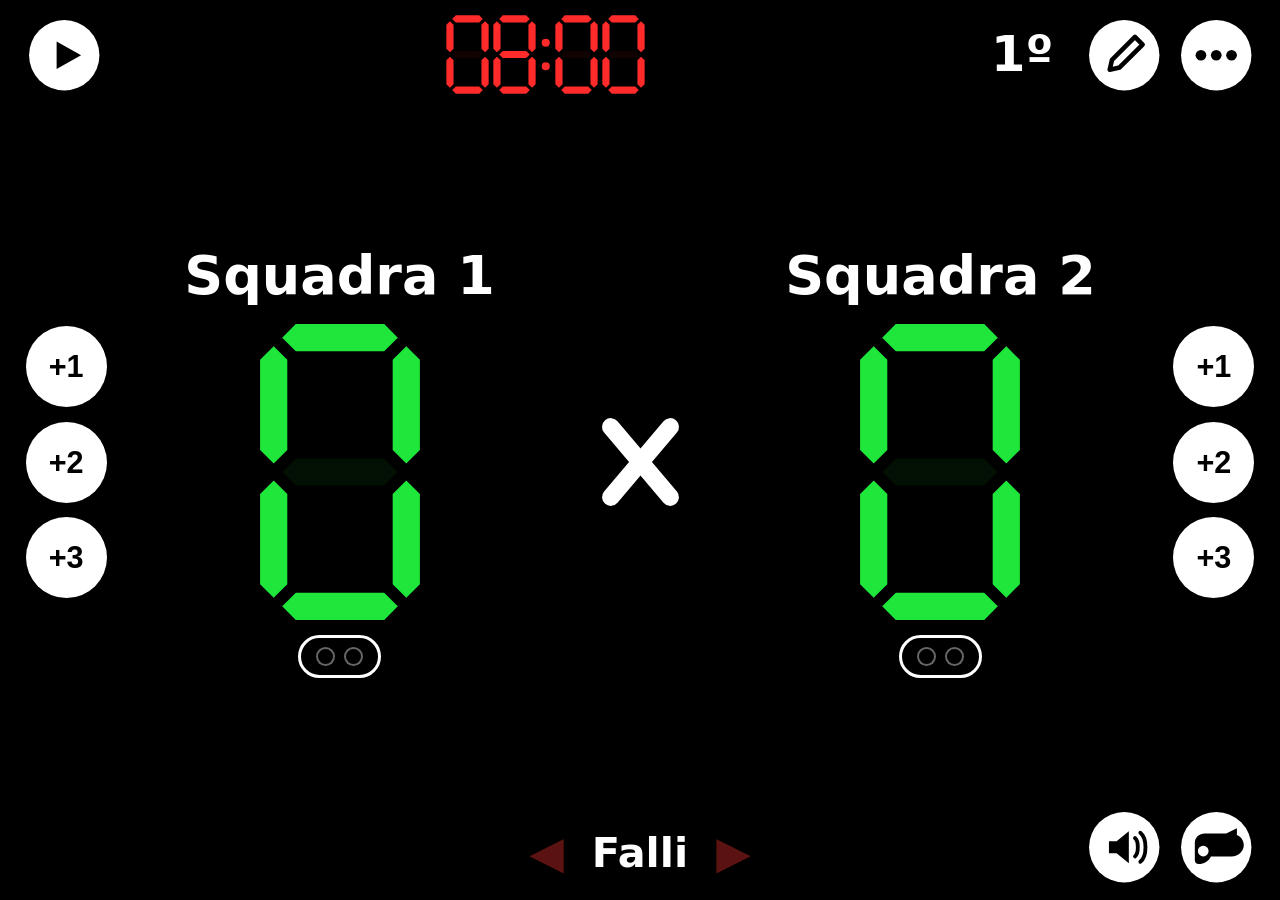
<file: index.html>
<!DOCTYPE html>
<html lang="it">
<head>
  <meta charset="UTF-8" />
  <meta name="viewport" content="width=device-width, initial-scale=1.0, maximum-scale=1.0, user-scalable=no, viewport-fit=cover" />
  <title>Tabellone Baskin</title>

  <meta name="theme-color" content="#000000" />
  <meta name="description" content="Tabellone segnapunti per il Baskin: tempo, punti, timeout e bonus. Funziona offline." />

  <!-- PWA -->
  <link rel="manifest" href="manifest.webmanifest" />
  <link rel="icon" href="icons/icon-192.png" />
  <link rel="apple-touch-icon" href="icons/icon-192.png" />
  <meta name="apple-mobile-web-app-capable" content="yes" />
  <meta name="apple-mobile-web-app-status-bar-style" content="black-translucent" />
  <meta name="mobile-web-app-capable" content="yes" />

  <link rel="stylesheet" href="css/styles.css" />
</head>

<body class="mode-game" data-running="false" data-muted="false">

  <main class="board" id="board">

    <!-- ============ BARRA SUPERIORE ============ -->
    <header class="topbar">

      <button class="icon-btn solid" id="btnPlay" type="button" aria-label="Avvia o ferma il tempo">
        <svg viewBox="0 0 100 100" aria-hidden="true">
          <circle cx="50" cy="50" r="46" fill="#fff"/>
          <polygon class="ico-play" points="40,32 72,50 40,68" fill="#000"/>
          <g class="ico-pause" fill="#000"><rect x="38" y="33" width="9" height="34" rx="2"/><rect x="53" y="33" width="9" height="34" rx="2"/></g>
        </svg>
      </button>

      <div class="timer editable" id="timer" role="button" tabindex="0" aria-label="Tempo di gioco"></div>

      <div class="period editable" id="period" role="button" tabindex="0" aria-label="Periodo">1&ordm;</div>

      <!-- pulsanti modalità gioco -->
      <button class="icon-btn ghost only-game" id="btnEdit" type="button" aria-label="Apri impostazioni e correzioni">
        <svg viewBox="0 0 100 100" aria-hidden="true">
          <circle cx="50" cy="50" r="46" fill="#fff"/>
          <path d="M64 26l10 10-30 30-13 3 3-13 30-30Z" fill="none" stroke="#000" stroke-width="6" stroke-linejoin="round"/>
        </svg>
      </button>
      <button class="icon-btn ghost only-game" id="btnMore" type="button" aria-label="Altre opzioni">
        <svg viewBox="0 0 100 100" aria-hidden="true">
          <circle cx="50" cy="50" r="46" fill="#fff"/>
          <g fill="#000"><circle cx="30" cy="50" r="7"/><circle cx="50" cy="50" r="7"/><circle cx="70" cy="50" r="7"/></g>
        </svg>
      </button>

      <!-- pulsante modalità impostazioni -->
      <button class="icon-btn solid only-edit" id="btnConfirm" type="button" aria-label="Conferma ed esci dalle impostazioni">
        <svg viewBox="0 0 100 100" aria-hidden="true">
          <circle cx="50" cy="50" r="46" fill="#fff"/>
          <path d="M30 52l13 14 27-32" fill="none" stroke="#000" stroke-width="8" stroke-linecap="round" stroke-linejoin="round"/>
        </svg>
      </button>
    </header>

    <!-- ============ AREA PUNTEGGI ============ -->
    <section class="scores">

      <div class="side-buttons" id="ptsLeft" data-team="1">
        <button class="pts-btn only-game" type="button" data-pts="1">+1</button>
        <button class="pts-btn only-game" type="button" data-pts="2">+2</button>
        <button class="pts-btn only-game" type="button" data-pts="3">+3</button>
        <button class="pts-btn minus only-edit" type="button" data-pts="-1">&minus;1</button>
        <button class="pts-btn minus only-edit" type="button" data-pts="-2">&minus;2</button>
        <button class="pts-btn minus only-edit" type="button" data-pts="-3">&minus;3</button>
      </div>

      <div class="team" data-team="1">
        <div class="team-name editable" id="name1" role="button" tabindex="0">Squadra 1</div>
        <div class="score" id="score1" data-team="1"></div>
        <div class="timeouts" id="timeouts1" data-team="1" aria-label="Timeout Squadra 1"></div>
      </div>

      <div class="vs" aria-hidden="true">
        <svg viewBox="0 0 100 120"><g stroke="#fff" stroke-width="13" stroke-linecap="round"><line x1="28" y1="34" x2="72" y2="86"/><line x1="72" y1="34" x2="28" y2="86"/></g></svg>
      </div>

      <div class="team" data-team="2">
        <div class="team-name editable" id="name2" role="button" tabindex="0">Squadra 2</div>
        <div class="score" id="score2" data-team="2"></div>
        <div class="timeouts" id="timeouts2" data-team="2" aria-label="Timeout Squadra 2"></div>
      </div>

      <div class="side-buttons" id="ptsRight" data-team="2">
        <button class="pts-btn only-game" type="button" data-pts="1">+1</button>
        <button class="pts-btn only-game" type="button" data-pts="2">+2</button>
        <button class="pts-btn only-game" type="button" data-pts="3">+3</button>
        <button class="pts-btn minus only-edit" type="button" data-pts="-1">&minus;1</button>
        <button class="pts-btn minus only-edit" type="button" data-pts="-2">&minus;2</button>
        <button class="pts-btn minus only-edit" type="button" data-pts="-3">&minus;3</button>
      </div>

    </section>

    <!-- ============ FALLI / BONUS ============ -->
    <footer class="fouls">
      <div class="fouls-head">
        <span class="bonus-arrow left" id="bonusLeft" aria-hidden="true">&#9664;</span>
        <span class="fouls-label">Falli</span>
        <span class="bonus-arrow right" id="bonusRight" aria-hidden="true">&#9654;</span>
      </div>
      <div class="fouls-body">
        <button class="foul-btn only-game" type="button" data-team="0" data-delta="1" aria-label="Aggiungi fallo Squadra 1">+</button>
        <button class="foul-btn only-edit" type="button" data-team="0" data-delta="-1" aria-label="Togli fallo Squadra 1">&minus;</button>
        <div class="foul-num" id="foul1" data-team="1"></div>
        <div class="foul-x" aria-hidden="true">
          <svg viewBox="0 0 100 120"><g stroke="#fff" stroke-width="11" stroke-linecap="round"><line x1="30" y1="38" x2="70" y2="82"/><line x1="70" y1="38" x2="30" y2="82"/></g></svg>
        </div>
        <div class="foul-num" id="foul2" data-team="2"></div>
        <button class="foul-btn only-game" type="button" data-team="1" data-delta="1" aria-label="Aggiungi fallo Squadra 2">+</button>
        <button class="foul-btn only-edit" type="button" data-team="1" data-delta="-1" aria-label="Togli fallo Squadra 2">&minus;</button>
      </div>
    </footer>

    <!-- ============ AZIONI ANGOLO ============ -->
    <div class="corner-actions">
      <button class="icon-btn solid" id="btnHorn" type="button" aria-label="Suona la sirena">
        <svg viewBox="0 0 100 100" aria-hidden="true">
          <circle cx="50" cy="50" r="46" fill="#fff"/>
          <g fill="#000">
            <path d="M30 42v16h10l16 13V29L40 42H30Z"/>
            <path d="M64 38c5 4 5 20 0 24" fill="none" stroke="#000" stroke-width="5" stroke-linecap="round"/>
            <path d="M71 31c9 7 9 31 0 38" fill="none" stroke="#000" stroke-width="5" stroke-linecap="round"/>
          </g>
        </svg>
      </button>
      <button class="icon-btn solid" id="btnWhistle" type="button" aria-label="Suona il fischietto">
        <svg viewBox="0 0 100 100" aria-hidden="true">
          <circle cx="50" cy="50" r="46" fill="#fff"/>
          <g fill="#000">
            <path d="M22 44c0-7 6-12 13-12h28l14-7v9c5 2 9 7 9 13 0 8-7 15-16 15H43c-3 6-9 10-16 10-3 0-5-2-5-5V44Z"/>
            <circle cx="33" cy="55" r="7" fill="#fff"/>
          </g>
        </svg>
      </button>
    </div>

  </main>

  <!-- ============ MENU "..." / INFORMAZIONI ============ -->
  <div class="sheet-backdrop" id="moreBackdrop" hidden>
    <div class="sheet" role="dialog" aria-label="Informazioni">
      <h2>Informazioni</h2>
      <div class="about">
        <p class="about-title">Tabellone Baskin</p>
        <p class="about-meta">Versione <span id="aboutVersion">1.7.0</span> — Daniele Lolli (UncleDan)</p>
      </div>
      <button class="sheet-item" id="actCheckUpdate" type="button">Verifica aggiornamenti</button>
      <button class="sheet-item" id="actFouls" type="button">Conteggio falli: <span id="foulState">off</span></button>
      <button class="sheet-item" id="actMute" type="button">Audio: <span id="muteState">on</span></button>
      <button class="sheet-item" id="actWake" type="button">Schermo sempre acceso: <span id="wakeState">off</span></button>
      <button class="sheet-item" id="actSettings" type="button">Impostazioni partita</button>
      <button class="sheet-item" id="actNewGame" type="button">Nuova partita</button>
      <button class="sheet-item" id="actInstall" type="button" hidden>Installa app</button>
      <button class="sheet-close" id="moreClose" type="button">Chiudi</button>
    </div>
  </div>

  <!-- ============ IMPOSTAZIONI PARTITA ============ -->
  <div class="sheet-backdrop" id="settingsBackdrop" hidden>
    <div class="sheet" role="dialog" aria-label="Impostazioni partita">
      <h2>Impostazioni partita</h2>

      <label class="field">
        <span>Durata periodo (minuti)</span>
        <input type="number" id="cfgMinutes" min="1" max="60" inputmode="numeric" />
      </label>
      <label class="field">
        <span>Numero di periodi</span>
        <input type="number" id="cfgPeriods" min="1" max="12" inputmode="numeric" />
      </label>
      <label class="field">
        <span>Durata supplementari (minuti)</span>
        <input type="number" id="cfgOvertime" min="1" max="30" inputmode="numeric" />
      </label>
      <label class="field">
        <span>Timeout per tempo (1°/2°)</span>
        <input type="number" id="cfgTimeoutsHalf" min="0" max="9" inputmode="numeric" />
      </label>
      <label class="field">
        <span>Timeout per supplementare</span>
        <input type="number" id="cfgTimeoutsOt" min="0" max="9" inputmode="numeric" />
      </label>
      <label class="field">
        <span>Limite falli per il bonus</span>
        <input type="number" id="cfgBonus" min="1" max="20" inputmode="numeric" />
      </label>
      <label class="field switch">
        <span>Bonus automatico negli ultimi 2′ (4° e suppl.)</span>
        <input type="checkbox" id="cfgAutoBonus" />
      </label>
      <label class="field switch">
        <span>Azzera i falli ad ogni periodo</span>
        <input type="checkbox" id="cfgResetFouls" />
      </label>
      <label class="field switch">
        <span>Sirena automatica a fine tempo</span>
        <input type="checkbox" id="cfgAutoHorn" />
      </label>

      <div class="sheet-row">
        <button class="sheet-item" id="settingsSave" type="button">Salva</button>
        <button class="sheet-close" id="settingsClose" type="button">Annulla</button>
      </div>
    </div>
  </div>

  <!-- ============ EDITOR TEMPO (rotori) ============ -->
  <div class="sheet-backdrop" id="timeBackdrop" hidden>
    <div class="sheet" role="dialog" aria-label="Imposta il tempo">
      <h2>Imposta il tempo</h2>
      <div class="rotors">
        <div class="rotor-wrap"><div class="rotor" id="rotorMin"></div><small>min</small></div>
        <span class="time-colon">:</span>
        <div class="rotor-wrap"><div class="rotor" id="rotorSec"></div><small>sec</small></div>
        <span class="time-colon">.</span>
        <div class="rotor-wrap"><div class="rotor" id="rotorTenth"></div><small>dec</small></div>
      </div>
      <div class="sheet-row">
        <button class="sheet-item" id="timeApply" type="button">Applica</button>
        <button class="sheet-item secondary" id="timeFull" type="button">Tempo pieno</button>
        <button class="sheet-close" id="timeClose" type="button">Annulla</button>
      </div>
    </div>
  </div>

  <!-- ============ EDITOR PERIODO (rotore) ============ -->
  <div class="sheet-backdrop" id="periodBackdrop" hidden>
    <div class="sheet" role="dialog" aria-label="Imposta il periodo">
      <h2>Imposta il periodo</h2>
      <div class="rotors">
        <div class="rotor-wrap"><div class="rotor wide" id="rotorPeriod"></div><small>periodo</small></div>
      </div>
      <div class="sheet-row">
        <button class="sheet-item" id="periodApply" type="button">Applica</button>
        <button class="sheet-close" id="periodClose" type="button">Annulla</button>
      </div>
    </div>
  </div>

  <!-- ============ TOAST ============ -->
  <div class="toast" id="toast" hidden></div>

  <script src="js/app.js"></script>
</body>
</html>
</file>
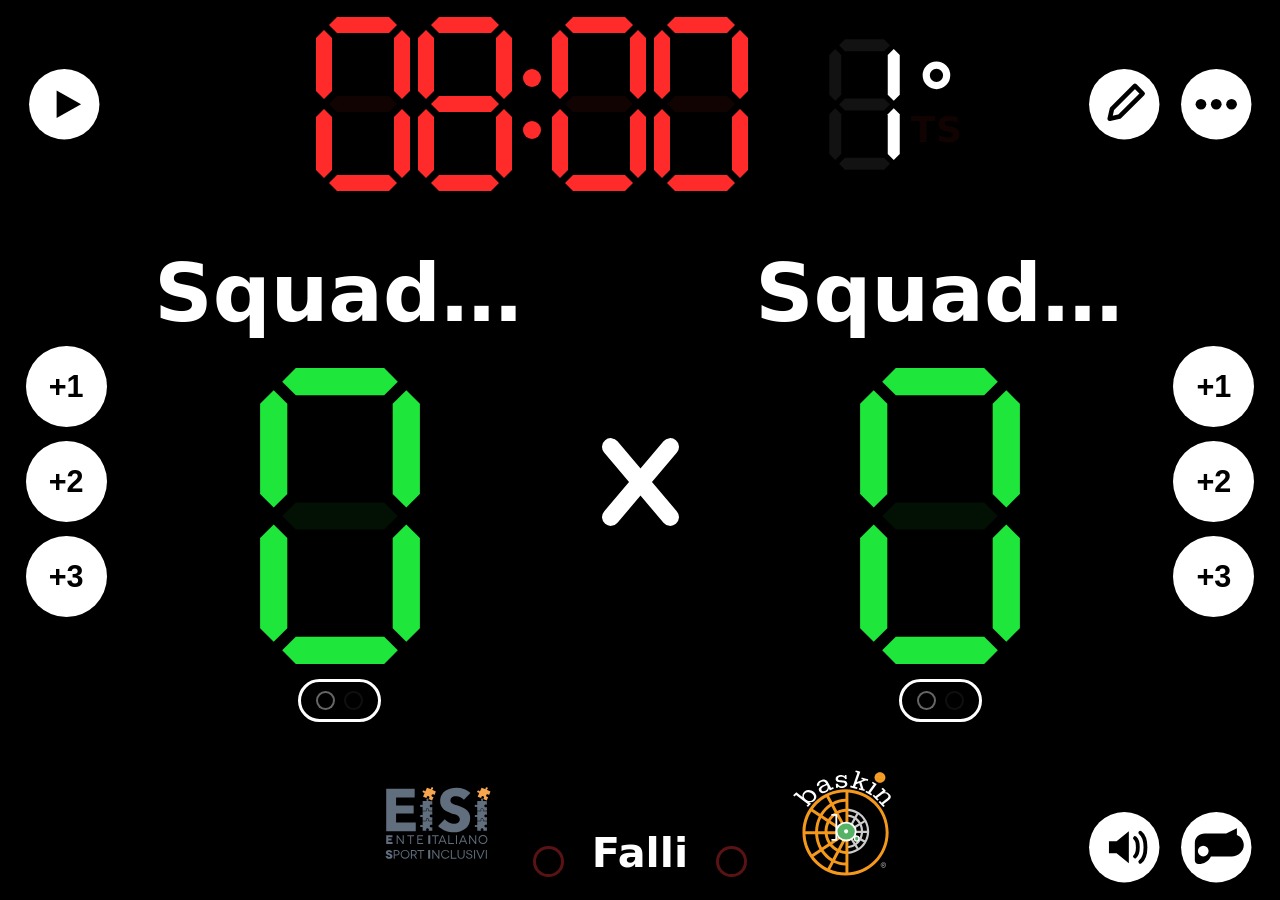
<file: pwa/index.html>
<!DOCTYPE html>
<html lang="it">
<head>
  <meta charset="UTF-8" />
  <meta name="viewport" content="width=device-width, initial-scale=1.0, maximum-scale=1.0, user-scalable=no, viewport-fit=cover" />
  <title>Tabellone Baskin EISI</title>

  <meta name="theme-color" content="#000000" />
  <meta name="description" content="Tabellone segnapunti per il Baskin: tempo, punti, timeout e bonus. Funziona offline." />

  <!-- PWA -->
  <link rel="manifest" href="manifest.webmanifest" />
  <link rel="icon" href="icons/icon-192.png" />
  <link rel="apple-touch-icon" href="icons/icon-192.png" />
  <meta name="apple-mobile-web-app-capable" content="yes" />
  <meta name="apple-mobile-web-app-status-bar-style" content="black-translucent" />
  <meta name="apple-mobile-web-app-title" content="Tabellone Baskin EISI" />
  <meta name="mobile-web-app-capable" content="yes" />
  <meta name="application-name" content="Tabellone Baskin EISI" />

  <link rel="stylesheet" href="css/styles.css" />
</head>

<body class="mode-game" data-running="false" data-muted="false">

  <main class="board" id="board">

    <!-- ============ BARRA SUPERIORE ============ -->
    <header class="topbar">

      <div class="clock-controls">
        <button class="icon-btn solid" id="btnPlay" type="button" aria-label="Avvia o ferma il tempo">
          <svg viewBox="0 0 100 100" aria-hidden="true">
            <circle cx="50" cy="50" r="46" fill="#fff"/>
            <polygon class="ico-play" points="40,32 72,50 40,68" fill="#000"/>
            <g class="ico-pause" fill="#000"><rect x="38" y="33" width="9" height="34" rx="2"/><rect x="53" y="33" width="9" height="34" rx="2"/></g>
          </svg>
        </button>
        <button class="icon-btn solid" id="btnNext" type="button" aria-label="Periodo successivo">
          <svg viewBox="0 0 100 100" aria-hidden="true">
            <circle cx="50" cy="50" r="46" fill="#fff"/>
            <g fill="#000"><polygon points="33,31 61,50 33,69"/><rect x="63" y="31" width="9" height="38" rx="2"/></g>
          </svg>
        </button>
      </div>

      <div class="clock-period">
        <div class="timer editable" id="timer" role="button" tabindex="0" aria-label="Tempo di gioco"></div>
        <div class="period editable" id="period" role="button" tabindex="0" aria-label="Periodo"></div>
      </div>

      <div class="topbar-actions">
        <!-- pulsanti modalità gioco -->
        <button class="icon-btn ghost only-game" id="btnEdit" type="button" aria-label="Apri impostazioni e correzioni">
          <svg viewBox="0 0 100 100" aria-hidden="true">
            <circle cx="50" cy="50" r="46" fill="#fff"/>
            <path d="M64 26l10 10-30 30-13 3 3-13 30-30Z" fill="none" stroke="#000" stroke-width="6" stroke-linejoin="round"/>
          </svg>
        </button>
        <button class="icon-btn ghost only-game" id="btnMore" type="button" aria-label="Altre opzioni">
          <svg viewBox="0 0 100 100" aria-hidden="true">
            <circle cx="50" cy="50" r="46" fill="#fff"/>
            <g fill="#000"><circle cx="30" cy="50" r="7"/><circle cx="50" cy="50" r="7"/><circle cx="70" cy="50" r="7"/></g>
          </svg>
        </button>
        <!-- pulsante modalità impostazioni -->
        <button class="icon-btn solid only-edit" id="btnConfirm" type="button" aria-label="Conferma ed esci dalle impostazioni">
          <svg viewBox="0 0 100 100" aria-hidden="true">
            <circle cx="50" cy="50" r="46" fill="#fff"/>
            <path d="M30 52l13 14 27-32" fill="none" stroke="#000" stroke-width="8" stroke-linecap="round" stroke-linejoin="round"/>
          </svg>
        </button>
      </div>
    </header>

    <!-- ============ AREA PUNTEGGI ============ -->
    <section class="scores">

      <div class="side-buttons" id="ptsLeft" data-team="1">
        <button class="pts-btn only-game" type="button" data-pts="1">+1</button>
        <button class="pts-btn only-game" type="button" data-pts="2">+2</button>
        <button class="pts-btn only-game" type="button" data-pts="3">+3</button>
        <button class="pts-btn minus only-edit" type="button" data-pts="-1">&minus;1</button>
        <button class="pts-btn minus only-edit" type="button" data-pts="-2">&minus;2</button>
        <button class="pts-btn minus only-edit" type="button" data-pts="-3">&minus;3</button>
      </div>

      <div class="team" data-team="1">
        <div class="team-name editable" id="name1" role="button" tabindex="0">Squadra 1</div>
        <div class="score" id="score1" data-team="1"></div>
        <div class="timeouts" id="timeouts1" data-team="1" aria-label="Timeout Squadra 1"></div>
      </div>

      <div class="vs" aria-hidden="true">
        <svg viewBox="0 0 100 120"><g stroke="#fff" stroke-width="13" stroke-linecap="round"><line x1="28" y1="34" x2="72" y2="86"/><line x1="72" y1="34" x2="28" y2="86"/></g></svg>
      </div>

      <div class="team" data-team="2">
        <div class="team-name editable" id="name2" role="button" tabindex="0">Squadra 2</div>
        <div class="score" id="score2" data-team="2"></div>
        <div class="timeouts" id="timeouts2" data-team="2" aria-label="Timeout Squadra 2"></div>
      </div>

      <div class="side-buttons" id="ptsRight" data-team="2">
        <button class="pts-btn only-game" type="button" data-pts="1">+1</button>
        <button class="pts-btn only-game" type="button" data-pts="2">+2</button>
        <button class="pts-btn only-game" type="button" data-pts="3">+3</button>
        <button class="pts-btn minus only-edit" type="button" data-pts="-1">&minus;1</button>
        <button class="pts-btn minus only-edit" type="button" data-pts="-2">&minus;2</button>
        <button class="pts-btn minus only-edit" type="button" data-pts="-3">&minus;3</button>
      </div>

    </section>

    <!-- ============ POSSESSO (sopra ai falli) ============ -->
    <div class="possession" id="possession" hidden>
      <span class="poss-arrow left" id="possLeft" role="button" tabindex="0" aria-label="Possesso Squadra 1">&#9664;</span>
      <span class="poss-label">Possesso</span>
      <span class="poss-arrow right" id="possRight" role="button" tabindex="0" aria-label="Possesso Squadra 2">&#9654;</span>
    </div>

    <!-- ============ FALLI / BONUS ============ -->
    <footer class="fouls">
      <div class="fouls-head">
        <img src="icons/logos/logo-eisi.svg" alt="" aria-hidden="true" class="brand-logo brand-logo-eisi" />
        <span class="bonus-dot left" id="bonusLeft" aria-label="Bonus Squadra 1"></span>
        <span class="fouls-label">Falli</span>
        <span class="bonus-dot right" id="bonusRight" aria-label="Bonus Squadra 2"></span>
        <img src="icons/logos/logo-baskin.svg" alt="" aria-hidden="true" class="brand-logo brand-logo-baskin" />
      </div>
      <div class="fouls-body">
        <button class="foul-btn only-game" type="button" data-team="0" data-delta="1" aria-label="Aggiungi fallo Squadra 1">+</button>
        <button class="foul-btn only-edit" type="button" data-team="0" data-delta="-1" aria-label="Togli fallo Squadra 1">&minus;</button>
        <div class="foul-num" id="foul1" data-team="1"></div>
        <div class="foul-x" aria-hidden="true">
          <svg viewBox="0 0 100 120"><g stroke="#fff" stroke-width="11" stroke-linecap="round"><line x1="30" y1="38" x2="70" y2="82"/><line x1="70" y1="38" x2="30" y2="82"/></g></svg>
        </div>
        <div class="foul-num" id="foul2" data-team="2"></div>
        <button class="foul-btn only-game" type="button" data-team="1" data-delta="1" aria-label="Aggiungi fallo Squadra 2">+</button>
        <button class="foul-btn only-edit" type="button" data-team="1" data-delta="-1" aria-label="Togli fallo Squadra 2">&minus;</button>
      </div>
    </footer>

    <!-- ============ AZIONI ANGOLO ============ -->
    <div class="corner-actions">
      <button class="icon-btn solid" id="btnHorn" type="button" aria-label="Suona la sirena">
        <svg viewBox="0 0 100 100" aria-hidden="true">
          <circle cx="50" cy="50" r="46" fill="#fff"/>
          <g fill="#000">
            <path d="M30 42v16h10l16 13V29L40 42H30Z"/>
            <path d="M64 38c5 4 5 20 0 24" fill="none" stroke="#000" stroke-width="5" stroke-linecap="round"/>
            <path d="M71 31c9 7 9 31 0 38" fill="none" stroke="#000" stroke-width="5" stroke-linecap="round"/>
          </g>
        </svg>
      </button>
      <button class="icon-btn solid" id="btnWhistle" type="button" aria-label="Suona il fischietto">
        <svg viewBox="0 0 100 100" aria-hidden="true">
          <circle cx="50" cy="50" r="46" fill="#fff"/>
          <g fill="#000">
            <path d="M22 44c0-7 6-12 13-12h28l14-7v9c5 2 9 7 9 13 0 8-7 15-16 15H43c-3 6-9 10-16 10-3 0-5-2-5-5V44Z"/>
            <circle cx="33" cy="55" r="7" fill="#fff"/>
          </g>
        </svg>
      </button>
    </div>

    <div class="corner-actions left only-edit">
      <button class="icon-btn solid danger" id="btnReset" type="button" aria-label="Azzera la partita">
        <svg viewBox="0 0 100 100" aria-hidden="true">
          <circle cx="50" cy="50" r="46" fill="#fff"/>
          <g fill="none" stroke="#000" stroke-width="9" stroke-linecap="round">
            <path d="M74 34a30 30 0 1 0 7 22"/>
          </g>
          <path d="M78 22v18H60Z" fill="#000"/>
        </svg>
      </button>
    </div>

  </main>

  <!-- ============ CONFERMA RESET ============ -->
  <div class="sheet-backdrop" id="resetBackdrop" hidden>
    <div class="sheet" role="dialog" aria-label="Conferma reset">
      <h2>Azzerare la partita?</h2>
      <p class="sheet-text">Punteggi, falli, timeout, tempo, periodo, nomi e colori delle squadre torneranno ai valori iniziali. Le impostazioni di gara restano invariate.</p>
      <div class="sheet-row">
        <button class="sheet-item danger" id="resetConfirm" type="button">Sì, azzera</button>
        <button class="sheet-close" id="resetCancel" type="button">Annulla</button>
      </div>
    </div>
  </div>

  <!-- ============ CONFERMA PERIODO SUCCESSIVO ============ -->
  <div class="sheet-backdrop" id="nextBackdrop" hidden>
    <div class="sheet" role="dialog" aria-label="Conferma periodo successivo">
      <h2 id="nextTitle">Passare al periodo successivo?</h2>
      <p class="sheet-text" id="nextText">Il cronometro verrà riportato al tempo pieno del nuovo periodo.</p>
      <div class="sheet-row">
        <button class="sheet-item" id="nextConfirm" type="button">Sì, avanti</button>
        <button class="sheet-close" id="nextCancel" type="button">Annulla</button>
      </div>
    </div>
  </div>

  <!-- ============ MENU "..." / INFORMAZIONI ============ -->
  <div class="sheet-backdrop" id="moreBackdrop" hidden>
    <div class="sheet" role="dialog" aria-label="Informazioni">
      <h2>Informazioni</h2>
      <div class="about">
        <p class="about-title">Tabellone Baskin EISI</p>
        <p class="about-meta">Versione <span id="aboutVersion">1.17.7</span> — Daniele Lolli (UncleDan)</p>
      </div>
      <!-- verdi: installazione / info / sorgenti / segnalazioni / aggiornamenti -->
      <button class="sheet-item green" id="actInstall" type="button" hidden>Installa app</button>
      <button class="sheet-item green" id="actAboutBaskin" type="button">Cosa è il Baskin</button>
      <a class="sheet-item sheet-link green" id="actRepo" href="https://github.com/UncleDan/tabellone-baskin-eisi" target="_blank" rel="noopener noreferrer">Codice sorgente su GitHub ↗</a>
      <a class="sheet-item sheet-link green" id="actIssues" href="https://github.com/UncleDan/tabellone-baskin-eisi/issues" target="_blank" rel="noopener noreferrer">Segnalazioni ↗</a>
      <button class="sheet-item green" id="actCheckUpdate" type="button">Verifica aggiornamenti</button>
      <!-- solo nell'app Cast (visibili se presente window.CastBridge) -->
      <button class="sheet-item green" id="actCastConnect" type="button" hidden>Indirizzo / QR per la TV</button>
      <button class="sheet-item green" id="actCastRole" type="button" hidden>Ruolo dispositivo…</button>
      <!-- ambra: opzioni di visualizzazione/audio -->
      <button class="sheet-item amber" id="actWake" type="button">Schermo sempre acceso: <span id="wakeState">off</span></button>
      <button class="sheet-item amber" id="actScoreColor" type="button">Punti colore squadra: <span id="scoreColorState">off</span></button>
      <button class="sheet-item amber" id="actMute" type="button">Audio: <span id="muteState">on</span></button>
      <!-- rosso scuro: azioni importanti -->
      <button class="sheet-item darkred" id="actSettings" type="button">Impostazioni partita</button>
      <button class="sheet-item darkred" id="actResetApp" type="button">Reset applicazione</button>
      <button class="sheet-item darkred" id="actQuit" type="button">Chiudi applicazione</button>
      <!-- sempre ultimo: chiude solo il menu -->
      <button class="sheet-close" id="moreClose" type="button">Chiudi menu</button>
    </div>
  </div>

  <!-- ============ COSA È IL BASKIN ============ -->
  <div class="sheet-backdrop" id="baskinInfoBackdrop" hidden>
    <div class="sheet" role="dialog" aria-label="Cosa è il Baskin">
      <h2>Cosa è il Baskin</h2>
      <p class="sheet-text">Il Baskin è uno sport fondato sul basket, inclusivo per progettazione, che prevede per regolamento la partecipazione simultanea degli atleti senza divisione in categorie grazie ad un sistema basato sui ruoli in campo: atleti di entrambi i sessi, con e senza disabilità, con disabilità fisiche e/o cognitive giocano insieme sullo stesso campo la stessa partita. Il regolamento del Baskin è una proprietà intellettuale di <em>Associazione Baskin</em> ed i campionati in Italia sono organizzati da <em>EISI - Ente Italiano Sport Inclusivi</em>, Ente di Promozione Paralimpica riconosciuto dal <em>Comitato Italiano Paralimpico</em>.</p>
      <div class="sheet-row">
        <a class="sheet-item green" href="https://eisi.it" target="_blank" rel="noopener noreferrer">eisi.it ↗</a>
        <a class="sheet-item green" href="https://baskin.it" target="_blank" rel="noopener noreferrer">baskin.it ↗</a>
      </div>
      <p class="sheet-text disclaimer">I loghi «EISI» e «Baskin» sono marchi registrati rispettivamente da Ente Italiano Sport Inclusivi e Associazione Baskin.</p>
      <button class="sheet-close" id="baskinInfoClose" type="button">Chiudi</button>
    </div>
  </div>

  <!-- ============ IMPOSTAZIONI PARTITA ============ -->
  <div class="sheet-backdrop" id="settingsBackdrop" hidden>
    <div class="sheet" role="dialog" aria-label="Impostazioni partita">
      <h2>Impostazioni partita</h2>

      <!-- Modalità: Baskin / Personalizza -->
      <div class="sheet-row sheet-row-2">
        <button class="sheet-item green" id="presetBaskin" type="button">Baskin</button>
        <button class="sheet-item green" id="presetCustom" type="button">Personalizza</button>
      </div>

      <!-- Parametri di gara (modificabili solo in "Personalizza") -->
      <h3 style="font-size: 0.9em; margin-top: 1em; color: #bdbdbd;">Parametri di gara</h3>
      <div id="disciplineFields">

      <label class="field">
        <span>Durata periodo (minuti)</span>
        <input type="number" id="cfgMinutes" min="1" max="60" inputmode="numeric" />
      </label>
      <label class="field">
        <span>Numero di periodi</span>
        <input type="number" id="cfgPeriods" min="1" max="12" inputmode="numeric" />
      </label>
      <label class="field">
        <span>Durata supplementari (minuti)</span>
        <input type="number" id="cfgOvertime" min="1" max="30" inputmode="numeric" />
      </label>
      <label class="field">
        <span>Timeout per tempo (1°/2°)</span>
        <input type="number" id="cfgTimeoutsHalf" min="0" max="9" inputmode="numeric" />
      </label>
      <label class="field">
        <span>Timeout per supplementare</span>
        <input type="number" id="cfgTimeoutsOt" min="0" max="9" inputmode="numeric" />
      </label>
      <label class="field">
        <span>Logica timeout</span>
        <select id="cfgTimeoutMode">
          <option value="baskin">Baskin (riporto all'indietro)</option>
          <option value="basket">Basket (monte per tempo)</option>
        </select>
      </label>
      <label class="field">
        <span>Modalità bonus</span>
        <select id="cfgBonusMode">
          <option value="last2">Ultimi 2′ (Baskin)</option>
          <option value="teamFouls">Dopo N falli (Basket)</option>
          <option value="off">Nessuno</option>
        </select>
      </label>
      <label class="field">
        <span>Falli per il bonus (Basket)</span>
        <input type="number" id="cfgBonus" min="1" max="20" inputmode="numeric" />
      </label>
      <label class="field switch">
        <span>Conteggio falli</span>
        <input type="checkbox" id="cfgFouls" />
      </label>
      <label class="field switch">
        <span>Azzera i falli ad ogni periodo</span>
        <input type="checkbox" id="cfgResetFouls" />
      </label>
      <label class="field switch">
        <span>Frecce possesso alternato</span>
        <input type="checkbox" id="cfgPossession" />
      </label>
      <label class="field switch">
        <span>Sirena automatica a fine tempo</span>
        <input type="checkbox" id="cfgAutoHorn" />
      </label>

      </div><!-- /disciplineFields -->

      <h3 style="font-size: 0.9em; margin-top: 1em; color: #bdbdbd;">Streaming BaskinCam</h3>
      <label class="field switch">
        <span>Attiva invio verso BaskinCam</span>
        <input type="checkbox" id="cfgBaskinCam" />
      </label>
      <label class="field">
        <span>Indirizzo BaskinCam (IP:porta)</span>
        <input type="text" id="cfgBaskinCamHost" inputmode="url" autocomplete="off" autocapitalize="off" spellcheck="false" placeholder="192.168.1.50:8080" />
      </label>

      <div class="sheet-row">
        <button class="sheet-item" id="settingsSave" type="button">Salva</button>
        <button class="sheet-close" id="settingsClose" type="button">Annulla</button>
      </div>
    </div>
  </div>

  <!-- ============ EDITOR TEMPO (rotori) ============ -->
  <div class="sheet-backdrop" id="timeBackdrop" hidden>
    <div class="sheet" role="dialog" aria-label="Imposta il tempo">
      <h2>Imposta il tempo</h2>
      <div class="rotors">
        <div class="rotor-wrap"><div class="rotor" id="rotorMin"></div><small>min</small></div>
        <span class="time-colon">:</span>
        <div class="rotor-wrap"><div class="rotor" id="rotorSec"></div><small>sec</small></div>
        <span class="time-colon">.</span>
        <div class="rotor-wrap"><div class="rotor" id="rotorTenth"></div><small>dec</small></div>
      </div>
      <div class="sheet-row">
        <button class="sheet-item" id="timeApply" type="button">Applica</button>
        <button class="sheet-item secondary" id="timeFull" type="button">Tempo pieno</button>
        <button class="sheet-close" id="timeClose" type="button">Annulla</button>
      </div>
    </div>
  </div>

  <!-- ============ EDITOR PERIODO (rotore) ============ -->
  <div class="sheet-backdrop" id="periodBackdrop" hidden>
    <div class="sheet" role="dialog" aria-label="Imposta il periodo">
      <h2>Imposta il periodo</h2>
      <div class="rotors">
        <div class="rotor-wrap"><div class="rotor wide" id="rotorPeriod"></div><small>periodo</small></div>
      </div>
      <div class="sheet-row">
        <button class="sheet-item" id="periodApply" type="button">Applica</button>
        <button class="sheet-close" id="periodClose" type="button">Annulla</button>
      </div>
    </div>
  </div>

  <!-- ============ AVVISO: RUOTA IN ORIZZONTALE (solo in portrait) ============ -->
  <div id="rotateNotice" role="alertdialog" aria-label="Ruota il dispositivo in orizzontale">
    <svg class="rotate-ico" viewBox="0 0 120 120" aria-hidden="true">
      <rect x="34" y="14" width="52" height="92" rx="10" fill="none" stroke="#fff" stroke-width="5"/>
      <circle cx="60" cy="96" r="4" fill="#fff"/>
      <path d="M18 60a42 42 0 0 1 12-22" fill="none" stroke="#1ee63a" stroke-width="5" stroke-linecap="round"/>
      <path d="M30 30l2 14-14-3z" fill="#1ee63a"/>
      <path d="M102 60a42 42 0 0 1-12 22" fill="none" stroke="#1ee63a" stroke-width="5" stroke-linecap="round"/>
      <path d="M90 90l-2-14 14 3z" fill="#1ee63a"/>
    </svg>
    <p class="rotate-title">Ruota il dispositivo</p>
    <p class="rotate-sub">Il tabellone funziona in orizzontale (landscape)</p>
    <button id="rotateInstall" class="rotate-install" type="button" hidden>Installa app</button>
  </div>

  <!-- ============ TOAST ============ -->
  <div class="toast" id="toast" hidden></div>

  <script src="js/app.js"></script>
</body>
</html>
</file>
<file: css/styles.css>
/* =====================================================================
   Tabellone Baskin - foglio di stile
   Replica fedele delle due schermate: principale e impostazioni.
   ===================================================================== */

:root{
  --bg: #000;
  --white: #ffffff;
  --green: #1ee63a;   /* punteggi  */
  --red:   #ff2b2b;   /* tempo     */
  --yellow:#ffd21a;   /* falli     */
  --dimseg: 0.07;     /* opacità dei segmenti spenti del display LED */
  --dash: #ffffff;    /* bordo tratteggiato in modalità impostazioni */
  --bonus-off:#5a1212; /* freccia bonus spenta */
  --gap: clamp(6px, 1.2vw, 18px);
  --radius: 16px;
  font-size: 16px;
}

*{ box-sizing: border-box; -webkit-tap-highlight-color: transparent; }

html,body{ height:100%; margin:0; }

body{
  background: var(--bg);
  color: var(--white);
  font-family: system-ui, -apple-system, "Segoe UI", Roboto, Arial, sans-serif;
  overflow: hidden;
  user-select: none;
  -webkit-user-select: none;
  touch-action: manipulation;
}

/* ----- Visibilità per modalità ----- */
body.mode-game .only-edit{ display:none !important; }
body.mode-edit .only-game{ display:none !important; }

/* ----- Struttura tabellone ----- */
.board{
  position: relative;
  height: 100dvh;
  height: 100vh;
  display: flex;
  flex-direction: column;
  padding: clamp(8px, 1.6vh, 22px) clamp(10px, 2vw, 34px);
  gap: clamp(4px, 1vh, 14px);
}

/* =====================================================================
   BARRA SUPERIORE
   ===================================================================== */
.topbar{
  display: grid;
  grid-template-columns: auto auto 1fr auto auto auto;
  align-items: center;
  gap: var(--gap);
  min-height: 0;
}
.topbar .timer{ grid-column: 3; justify-self: center; }
.topbar .period{ justify-self: end; }

.icon-btn{
  flex: 0 0 auto;
  width: clamp(46px, 8.5vh, 96px);
  height: clamp(46px, 8.5vh, 96px);
  padding: 0; margin: 0; border: 0; background: transparent;
  cursor: pointer;
  display: grid; place-items: center;
  transition: transform .05s ease;
}
.icon-btn:active{ transform: scale(.92); }
.icon-btn svg{ width: 100%; height: 100%; display:block; }
.icon-btn:focus-visible{ outline: 3px solid #4ea1ff; outline-offset: 2px; border-radius: 50%; }

/* play/pausa: mostra l'icona giusta in base allo stato */
.ico-pause{ display:none; }
body[data-running="true"] #btnPlay .ico-play{ display:none; }
body[data-running="true"] #btnPlay .ico-pause{ display:block; }
/* in modalità impostazioni il play è presente ma bloccato */
body.mode-edit #btnPlay{ opacity:.35; pointer-events:none; }

/* periodo */
.period{
  font-weight: 800;
  font-size: clamp(22px, 5.5vh, 56px);
  line-height: 1;
  padding: .1em .35em;
  min-width: 1.6em;
  text-align: center;
}
/* marcatore dei tempi supplementari (es. "1S") */
.period .ot-mark{
  font-size: .5em;
  vertical-align: super;
  margin-left: .04em;
  letter-spacing: .02em;
  color: var(--red);
}

/* =====================================================================
   AREA PUNTEGGI
   ===================================================================== */
.scores{
  flex: 1 1 auto;
  display: grid;
  grid-template-columns: auto 1fr auto 1fr auto;
  align-items: center;
  gap: var(--gap);
  min-height: 0;
}

.side-buttons{
  display: flex;
  flex-direction: column;
  gap: clamp(6px, 1.6vh, 20px);
}
.pts-btn{
  width: clamp(48px, 9vh, 104px);
  height: clamp(48px, 9vh, 104px);
  border-radius: 50%;
  border: 0;
  background: var(--white);
  color: #000;
  font-weight: 800;
  font-size: clamp(18px, 3.4vh, 40px);
  cursor: pointer;
  transition: transform .05s ease, background .1s ease;
}
.pts-btn:active{ transform: scale(.9); background:#dcdcdc; }
/* tasti di correzione punteggio in modifica (-1/-2/-3) */
.pts-btn.minus{ background:#ffd9d9; color:#7a0000; }
.pts-btn.minus:active{ background:#ffc2c2; }

.team{
  display: flex;
  flex-direction: column;
  align-items: center;
  justify-content: center;
  min-width: 0;
  gap: clamp(4px, 1.2vh, 16px);
}
.team-name{
  font-weight: 800;
  font-size: clamp(22px, 6vh, 64px);
  line-height: 1.05;
  text-align: center;
  padding: .05em .4em;
  max-width: 100%;
  white-space: nowrap;
  overflow: hidden;
  text-overflow: ellipsis;
}

/* display a 7 segmenti */
.score{ color: var(--green); }
.score .seg-digit{ height: clamp(96px, 34vh, 340px); }
.foul-num{ color: var(--yellow); }
.foul-num .seg-digit{ height: clamp(40px, 12vh, 120px); }
.timer{ color: var(--red); display:flex; align-items:center; }
.timer .seg-digit{ height: clamp(34px, 9vh, 92px); }

.score, .foul-num, .timer{ display:flex; align-items:center; justify-content:center; gap:.12em; }
.seg-digit{ display:block; width:auto; }
.seg-digit .seg{ fill: currentColor; }
.seg-digit .seg.off{ opacity: var(--dimseg); }
.seg-colon{ height: clamp(34px, 9vh, 92px); width:auto; color: var(--red); }
.seg-colon .dot{ fill: currentColor; }
/* punto decimale dei decimi di secondo (ultimo minuto) */
.seg-dot{ width:.34em; }
.timer.tenths{ gap:.06em; }

/* timeout */
.timeouts{
  display: inline-flex;
  align-items: center;
  gap: clamp(5px, 1.1vh, 12px);
  border: 3px solid var(--white);
  border-radius: 999px;
  padding: clamp(4px,1vh,9px) clamp(8px,1.6vh,16px);
  cursor: pointer;
}
.to-dot{
  width: clamp(10px, 2.1vh, 22px);
  height: clamp(10px, 2.1vh, 22px);
  border-radius: 50%;
  background: transparent;
  box-shadow: inset 0 0 0 2px rgba(255,255,255,.4);  /* spento: anello tenue */
  transition: background .1s ease, box-shadow .1s ease;
}
.to-dot.on{
  background: var(--white);                            /* acceso: pieno */
  box-shadow: 0 0 8px rgba(255,255,255,.55);
}

/* X centrale */
.vs{ display:grid; place-items:center; }
.vs svg{ height: clamp(60px, 18vh, 170px); width:auto; }

/* =====================================================================
   FALLI / BONUS
   ===================================================================== */
.fouls{
  flex: 0 0 auto;
  display: flex;
  flex-direction: column;
  align-items: center;
  gap: clamp(2px, .8vh, 10px);
  padding-bottom: clamp(2px,1vh,12px);
}
.fouls-head{ display:flex; align-items:center; gap: clamp(10px,2.4vw,28px); }
.fouls-label{ font-weight: 800; font-size: clamp(20px, 4.6vh, 46px); }
.bonus-arrow{
  color: var(--bonus-off);
  font-size: clamp(22px, 5vh, 50px);
  line-height: 1;
  transition: color .15s ease, text-shadow .15s ease;
}
.bonus-arrow.active{ color: var(--red); text-shadow: 0 0 10px rgba(255,43,43,.7); }

/* bonus automatico negli ultimi 2': enfasi sull'etichetta e arrow pulsanti */
body.auto-bonus .fouls-label::after{
  content: " · BONUS";
  color: var(--red);
  font-size: .6em;
  letter-spacing: .04em;
}
body.auto-bonus .bonus-arrow.active{ animation: bonusPulse 1s ease-in-out infinite; }
@keyframes bonusPulse{ 0%,100%{ opacity:1; } 50%{ opacity:.45; } }

.fouls-body{ display:flex; align-items:center; gap: clamp(8px,1.8vw,22px); }
/* contatori e tasti falli visibili solo col conteggio falli attivo */
body:not(.manual-fouls) .fouls-body{ display:none; }
.foul-btn{
  width: clamp(40px, 7.5vh, 84px);
  height: clamp(40px, 7.5vh, 84px);
  border-radius: 50%;
  border: 0;
  background: var(--white);
  color: #000;
  font-weight: 800;
  font-size: clamp(20px, 3.6vh, 44px);
  line-height: 1;
  cursor: pointer;
  transition: transform .05s ease;
}
.foul-btn:active{ transform: scale(.9); }
.foul-x svg{ height: clamp(34px, 8vh, 78px); width:auto; }

/* =====================================================================
   AZIONI ANGOLO (sirena / muto)
   ===================================================================== */
.corner-actions{
  position: absolute;
  right: clamp(10px, 2vw, 34px);
  bottom: clamp(8px, 1.6vh, 22px);
  display: flex;
  gap: var(--gap);
}

/* =====================================================================
   MODALITA' IMPOSTAZIONI: bordi tratteggiati sugli elementi modificabili
   ===================================================================== */
body.mode-edit .editable{
  border: 3px dashed var(--dash);
  border-radius: 12px;
  cursor: pointer;
}
body.mode-edit .timer.editable{ padding: .1em .4em; }
body.mode-edit .team-name.editable{ outline: none; }

/* nome squadra come campo di testo in modifica */
.team-name-input{
  display: none;
  font: inherit;
  font-weight: 800;
  font-size: clamp(22px, 6vh, 64px);
  text-align: center;
  background: transparent;
  color: var(--white);
  border: 3px dashed var(--dash);
  border-radius: 12px;
  padding: .05em .4em;
  max-width: 100%;
  width: 8em;
}
body.mode-edit .team-name{ display:none; }
body.mode-edit .team-name-input{ display:block; }


/* =====================================================================
   FOGLI MODALI (menu, impostazioni, editor tempo)
   ===================================================================== */
.sheet-backdrop{
  position: fixed; inset:0;
  background: rgba(0,0,0,.72);
  display: grid; place-items: center;
  z-index: 50;
  padding: 16px;
}
.sheet-backdrop[hidden]{ display:none; }
.sheet{
  background:#141414;
  border:1px solid #2c2c2c;
  border-radius: 18px;
  width: min(480px, 94vw);
  max-height: 92vh;
  overflow:auto;
  padding: 20px;
  display:flex; flex-direction:column; gap:12px;
}
.sheet h2{ margin:0 0 6px; font-size: 22px; }
.about{ background:#1d1d1d; border-radius:12px; padding:12px 14px; }
.about-title{ margin:0; font-weight:800; font-size:18px; }
.about-meta{ margin:4px 0 0; color:#bdbdbd; font-size:14px; }
.sheet-item, .sheet-close{
  font: inherit;
  font-weight: 600;
  padding: 14px 16px;
  border-radius: 12px;
  border: 0;
  cursor: pointer;
  text-align: left;
}
.sheet-item{ background:#2a6df0; color:#fff; }
.sheet-item.secondary{ background:#2b2b2b; color:#fff; }
.sheet-item:active{ filter:brightness(.9); }
.sheet-close{ background:#2b2b2b; color:#fff; text-align:center; }
.sheet-row{ display:flex; gap:10px; flex-wrap:wrap; }
.sheet-row > *{ flex:1 1 120px; }

.field{ display:flex; align-items:center; justify-content:space-between; gap:12px; background:#1d1d1d; padding:12px 14px; border-radius:12px; }
.field span{ font-weight:600; }
.field input[type="number"]{ width:5em; font:inherit; padding:8px; border-radius:8px; border:1px solid #3a3a3a; background:#0d0d0d; color:#fff; text-align:center; }
.field.switch input{ width:24px; height:24px; }

/* editor tempo */
/* rotori (picker a rotella) */
.rotors{ display:flex; align-items:flex-start; justify-content:center; gap:14px; padding:6px 0; }
.time-colon{ font-size:40px; font-weight:800; align-self:flex-start; margin-top:48px; }
.rotor-wrap{ position:relative; display:flex; flex-direction:column; align-items:center; gap:6px; }
.rotor-wrap small{ color:#aaa; font-weight:600; }
/* banda centrale di selezione (slot centrale = 44px, dopo 44px di padding) */
.rotor-wrap::before{
  content:'';
  position:absolute; left:0; right:0; top:44px; height:44px;
  border-top:2px solid rgba(255,255,255,.22);
  border-bottom:2px solid rgba(255,255,255,.22);
  pointer-events:none;
}
.rotor{
  width: clamp(64px, 16vw, 96px);
  height: 132px;                 /* 3 slot da 44px */
  overflow-y: scroll;
  scroll-snap-type: y mandatory;
  padding-block: 44px;           /* permette di centrare primo/ultimo elemento */
  background:#0d0d0d;
  border:1px solid #333;
  border-radius:14px;
  scrollbar-width:none; -ms-overflow-style:none;
  overscroll-behavior: contain;
  touch-action: pan-y;
}
.rotor.wide{ width: clamp(96px, 26vw, 150px); }
.rotor::-webkit-scrollbar{ display:none; }
.rotor-item{
  height:44px;
  scroll-snap-align:center;
  display:flex; align-items:center; justify-content:center;
  font-size:26px; font-weight:800; font-variant-numeric:tabular-nums;
  color:#7d7d7d; cursor:pointer;
  transition: color .12s ease, transform .12s ease;
}
.rotor-item.sel{ color:#fff; transform:scale(1.14); }

/* toast */
.toast{
  position: fixed;
  left:50%; bottom: 14vh; transform: translateX(-50%);
  background:#fff; color:#000; font-weight:700;
  padding: 10px 18px; border-radius: 999px;
  z-index: 60; box-shadow:0 6px 24px rgba(0,0,0,.5);
}
.toast[hidden]{ display:none; }

/* accessibilità: rispetta riduzione movimento */
@media (prefers-reduced-motion: reduce){
  *{ transition: none !important; }
}

/* suggerimento rotazione in portrait stretto */
@media (orientation: portrait) and (max-width: 560px){
  .board::after{
    content: "Ruota il dispositivo in orizzontale per la vista completa";
    position: absolute; inset: auto 8px 8px; text-align:center;
    color:#888; font-size:13px;
  }
}
</file>
<file: pwa/css/styles.css>
/* =====================================================================
   Tabellone Baskin - foglio di stile
   Replica fedele delle due schermate: principale e impostazioni.
   ===================================================================== */

:root{
  --bg: #000;
  --white: #ffffff;
  --green: #1ee63a;   /* punteggi  */
  --red:   #ff2b2b;   /* tempo     */
  --yellow:#ffd21a;   /* falli     */
  --dimseg: 0.07;     /* opacità dei segmenti spenti del display LED */
  --dash: #ffffff;    /* bordo tratteggiato in modalità impostazioni */
  --bonus-off:#5a1212; /* freccia bonus spenta */
--gap: 6px; --gap: clamp(6px, 1.2vw, 18px);
  --radius: 16px;
  font-size: 16px;
}

*{ box-sizing: border-box; -webkit-tap-highlight-color: transparent; }

html,body{ height:100%; margin:0; }

body{
  background: var(--bg);
  color: var(--white);
  font-family: system-ui, -apple-system, "Segoe UI", Roboto, Arial, sans-serif;
  overflow: hidden;
  user-select: none;
  -webkit-user-select: none;
  touch-action: manipulation;
}

/* ----- Visibilità per modalità ----- */
body.mode-game .only-edit{ display:none !important; }
body.mode-edit .only-game{ display:none !important; }

/* ----- Struttura tabellone ----- */
.board{
  position: relative;
  height: 100dvh;
  height: 100vh;
  display: flex;
  flex-direction: column;
padding: 8px 10px; padding: clamp(8px, 1.6vh, 22px) clamp(10px, 2vw, 34px);
gap: 4px; gap: clamp(4px, 1vh, 14px);
}

/* =====================================================================
   BARRA SUPERIORE
   ===================================================================== */
.topbar{
  display: grid;
  grid-template-columns: 1fr auto 1fr;
  align-items: center;
  gap: var(--gap);
  min-height: 0;
}
.clock-controls{ justify-self: start; display:flex; align-items:center; }
.clock-controls > * + *{ margin-left: 6px; margin-left: clamp(6px, 1.2vw, 18px); }
.topbar-actions{ justify-self: end; display:flex; align-items:center; gap: var(--gap); }
/* timer + periodo come gruppo centrale; il periodo è vicino al crono
   (circa 0,75 della larghezza di una cifra ≈ 0,42 della sua altezza).
   2 figli fissi: margine sul secondo invece di "gap" (più affidabile). */
.clock-period{ justify-self: center; display:flex; align-items:center; }
.timer + .period{ margin-left: 30px; margin-left: clamp(30px, 8vh, 84px); }

#btnNext{ display:none; }
body.mode-game.end-of-period #btnNext{ display:grid; }

.icon-btn{
  flex: 0 0 auto;
width: 46px; width: clamp(46px, 8.5vh, 96px);
height: 46px; height: clamp(46px, 8.5vh, 96px);
  padding: 0; margin: 0; border: 0; background: transparent;
  cursor: pointer;
  display: grid; place-items: center;
  transition: transform .05s ease;
}
.icon-btn:active{ transform: scale(.92); }
.icon-btn svg{ width: 100%; height: 100%; display:block; }
.icon-btn:focus-visible{ outline: 3px solid #4ea1ff; outline-offset: 2px; border-radius: 50%; }

/* play/pausa: mostra l'icona giusta in base allo stato */
.ico-pause{ display:none; }
body[data-running="true"] #btnPlay .ico-play{ display:none; }
body[data-running="true"] #btnPlay .ico-pause{ display:block; }
/* in modalità impostazioni il play è presente ma bloccato */
body.mode-edit #btnPlay{ opacity:.35; pointer-events:none; }

/* periodo: cifra a LED bianca + spie ° (sopra) / TS (sotto).
   Spaziatura tramite margine sul secondo figlio (non "gap"): questo elemento
   ha sempre esattamente 2 figli fissi, quindi il margine è più affidabile
   del fallback JS su flex-gap e funziona identico su ogni browser. */
.period{
  display: flex;
  align-items: center;
  padding: .05em .25em;
  line-height: 1;
}
.period-num{ color: #fff; display:flex; }
.period-num + .period-ind{ margin-left: 4px; margin-left: clamp(4px, 1vh, 12px); }
/* la cifra del periodo è alta il 75% di quella del cronometro */
.period-num .seg-digit{height: 57px; height: clamp(57px, 15vh, 155px); }
.period-num .seg{ fill: currentColor; }
.period-num .seg.off{ opacity: var(--dimseg); }

.period-ind{
  display: flex;
  flex-direction: column;
  align-items: center;
  justify-content: center;
}
.ind-deg{height: 18px; height: clamp(18px, 5vh, 48px); width:auto; color:#fff; opacity: var(--dimseg); }
.ind-deg + .ind-ts{ margin-top: 3px; margin-top: clamp(3px, 0.8vh, 9px); }
.ind-ts{
  font-weight: 900;
font-size: 14px; font-size: clamp(14px, 4vh, 40px);
  letter-spacing: .02em;
  color: var(--red);
  opacity: var(--dimseg);
}
/* si accende solo una spia: ° per i quarti ordinari, TS per i supplementari */
.period:not(.ot) .ind-deg{ opacity: 1; }
.period.ot .ind-ts{ opacity: 1; text-shadow: 0 0 10px rgba(255,43,43,.6); }

/* =====================================================================
   AREA PUNTEGGI
   ===================================================================== */
.scores{
  flex: 1 1 auto;
  display: grid;
  grid-template-columns: auto 1fr auto 1fr auto;
  align-items: center;
  gap: var(--gap);
  min-height: 0;
}

.side-buttons{
  display: flex;
  flex-direction: column;
gap: 6px; gap: clamp(6px, 1.6vh, 20px);
}
.pts-btn{
width: 48px; width: clamp(48px, 9vh, 104px);
height: 48px; height: clamp(48px, 9vh, 104px);
  border-radius: 50%;
  border: 0;
  background: var(--white);
  color: #000;
  font-weight: 800;
font-size: 18px; font-size: clamp(18px, 3.4vh, 40px);
  cursor: pointer;
  transition: transform .05s ease, background .1s ease;
}
.pts-btn:active{ transform: scale(.9); background:#dcdcdc; }
/* tasti di correzione punteggio in modifica (-1/-2/-3) */
.pts-btn.minus{ background:#ffd9d9; color:#7a0000; }
.pts-btn.minus:active{ background:#ffc2c2; }

.team{
  display: flex;
  flex-direction: column;
  align-items: center;
  justify-content: center;
  min-width: 0;
gap: 4px; gap: clamp(4px, 1.2vh, 16px);
}
.team-name{
  font-weight: 800;
font-size: 33px; font-size: clamp(33px, 9vh, 96px);
  line-height: 1.2;
  text-align: center;
  padding: .05em .4em .12em;
  max-width: 100%;
  white-space: nowrap;
  overflow: hidden;
  text-overflow: ellipsis;
}

/* display a 7 segmenti */
.score{ color: var(--green); }
/* alone bianco per punteggi con colore scuro (leggibilità su fondo nero) */
.score.outline-svg{ filter: drop-shadow(0 0 1.5px #fff) drop-shadow(0 0 1.5px #fff); }
.score .seg-digit{height: 96px; height: clamp(96px, 34vh, 340px); }
.foul-num{ color: var(--yellow); }
.foul-num .seg-digit{height: 40px; height: clamp(40px, 12vh, 120px); }
.timer{ color: var(--red); display:flex; align-items:center; }
.timer .seg-digit{height: 76px; height: clamp(76px, 20vh, 207px); }

.score, .foul-num, .timer{ display:flex; align-items:center; justify-content:center; gap:.12em; }
.seg-digit{ display:block; width:auto; }
.seg-digit .seg{ fill: currentColor; }
.seg-digit .seg.off{ opacity: var(--dimseg); }
.seg-colon{height: 76px; height: clamp(76px, 20vh, 207px); width:auto; color: var(--red); }
.seg-colon .dot{ fill: currentColor; }

/* timeout */
.timeouts{
  display: inline-flex;
  align-items: center;
gap: 5px; gap: clamp(5px, 1.1vh, 12px);
  border: 3px solid var(--white);
  border-radius: 999px;
padding: 4px 8px; padding: clamp(4px,1vh,9px) clamp(8px,1.6vh,16px);
  cursor: pointer;
}
.to-dot{
width: 10px; width: clamp(10px, 2.1vh, 22px);
height: 10px; height: clamp(10px, 2.1vh, 22px);
  border-radius: 50%;
  background: transparent;
  box-shadow: inset 0 0 0 2px rgba(255,255,255,.4);  /* spento: anello tenue */
  transition: background .1s ease, box-shadow .1s ease;
}
.to-dot.on{
  background: var(--white);                            /* acceso: pieno */
  box-shadow: 0 0 8px rgba(255,255,255,.55);
}
.to-dot.blocked{
  background: transparent;                              /* non disponibile in questo quarto */
  box-shadow: inset 0 0 0 2px rgba(255,255,255,.12);
  opacity: .5;
}

/* X centrale */
.vs{ display:grid; place-items:center; }
.vs svg{height: 60px; height: clamp(60px, 18vh, 170px); width:auto; }

/* =====================================================================
   FALLI / BONUS
   ===================================================================== */
.fouls{
  flex: 0 0 auto;
  display: flex;
  flex-direction: column;
  align-items: center;
gap: 2px; gap: clamp(2px, .8vh, 10px);
padding-bottom: 2px; padding-bottom: clamp(2px,1vh,12px);
}
/* 5 figli fissi sempre visibili insieme (logo, bonus, etichetta, bonus, logo).
   I loghi hanno già un proprio margine (.brand-logo-eisi/.brand-logo-baskin):
   qui si aggiunge margine SOLO agli elementi centrali, così si somma al
   margine dei loghi invece di sovrascriverlo (stessa proprietà, stesso
   elemento -> l'ultima dichiarazione vincerebbe, non si sommerebbe). */
.fouls-head{ display:flex; align-items:center; }
.fouls-head > .bonus-dot.left,
.fouls-head > .fouls-label{ margin-left: 10px; margin-left: clamp(10px,2.4vw,28px); }
.fouls-head > .bonus-dot.right{
  margin-left: 10px; margin-left: clamp(10px,2.4vw,28px);
  margin-right: 10px; margin-right: clamp(10px,2.4vw,28px);
}
.fouls-label{ font-weight: 800;font-size: 20px; font-size: clamp(20px, 4.6vh, 46px); }
/* bonus a pallini (uno per squadra): spento = anello tenue, acceso = rosso pieno */
.bonus-dot{
width: 16px; width: clamp(16px, 3.4vh, 34px);
height: 16px; height: clamp(16px, 3.4vh, 34px);
  border-radius: 50%;
  background: transparent;
  box-shadow: inset 0 0 0 3px var(--bonus-off);
  transition: background .15s ease, box-shadow .15s ease;
}
.bonus-dot.active{
  background: var(--red);
  box-shadow: 0 0 12px rgba(255,43,43,.7);
}

/* bonus automatico negli ultimi 2': enfasi sull'etichetta e pallini pulsanti */
body.auto-bonus .fouls-label::after{
  content: " · BONUS";
  color: var(--red);
  font-size: .6em;
  letter-spacing: .04em;
}
body.auto-bonus .bonus-dot.active{ animation: bonusPulse 1s ease-in-out infinite; }
@keyframes bonusPulse{ 0%,100%{ opacity:1; } 50%{ opacity:.45; } }

/* ---- Possesso alternato (sopra ai falli) ----
   3 figli fissi sempre visibili insieme: margine incondizionato invece di
   "gap" (più affidabile di gap+JS su motori datati). */
.possession{
  flex: 0 0 auto;
  display: flex;
  align-items: center;
  justify-content: center;
padding-top: 2px; padding-top: clamp(2px, .8vh, 10px);
}
.possession > * + *{ margin-left: 10px; margin-left: clamp(10px, 2.4vw, 28px); }
.possession[hidden]{ display:none; }
.poss-label{ font-weight: 800;font-size: 15px; font-size: clamp(15px, 3.4vh, 32px); letter-spacing:.02em; }
.poss-arrow{
  color: var(--bonus-off);
font-size: 20px; font-size: clamp(20px, 4.6vh, 44px);
  line-height: 1;
  cursor: pointer;
  user-select: none;
  transition: color .15s ease, text-shadow .15s ease;
}
.poss-arrow.active{ color: var(--green); text-shadow: 0 0 10px rgba(30,230,58,.7); }

.fouls-body{ display:flex; align-items:center;gap: 8px; gap: clamp(8px,1.8vw,22px); }
/* contatori e tasti falli visibili solo col conteggio falli attivo */
body:not(.manual-fouls) .fouls-body{ display:none; }
.foul-btn{
width: 40px; width: clamp(40px, 7.5vh, 84px);
height: 40px; height: clamp(40px, 7.5vh, 84px);
  border-radius: 50%;
  border: 0;
  background: var(--white);
  color: #000;
  font-weight: 800;
font-size: 20px; font-size: clamp(20px, 3.6vh, 44px);
  line-height: 1;
  cursor: pointer;
  transition: transform .05s ease;
}
.foul-btn:active{ transform: scale(.9); }
.foul-x svg{height: 34px; height: clamp(34px, 8vh, 78px); width:auto; }

/* =====================================================================
   AZIONI ANGOLO (sirena / muto)
   ===================================================================== */
.corner-actions{
  position: absolute;
right: 10px; right: clamp(10px, 2vw, 34px);
bottom: 8px; bottom: clamp(8px, 1.6vh, 22px);
  display: flex;
}
/* 2 pulsanti fissi (sirena/fischietto): margine incondizionato invece di "gap" */
.corner-actions > * + *{ margin-left: 6px; margin-left: clamp(6px, 1.2vw, 18px); }
.corner-actions.left{
  right: auto;
left: 10px; left: clamp(10px, 2vw, 34px);
}
/* pulsante pericoloso (reset) */
.icon-btn.danger circle{ fill:#ff5a5a; }
.sheet-item.danger{ background:#d23b3b; color:#fff; }

/* =====================================================================
   MODALITA' IMPOSTAZIONI: bordi tratteggiati sugli elementi modificabili
   ===================================================================== */
body.mode-edit .editable{
  border: 3px dashed var(--dash);
  border-radius: 12px;
  cursor: pointer;
}
body.mode-edit .timer.editable{ padding: .1em .4em; }
body.mode-edit .team-name.editable{ outline: none; }

/* nome squadra come campo di testo in modifica */
.team-name-input{
  display: none;
  font: inherit;
  font-weight: 800;
font-size: 33px; font-size: clamp(33px, 9vh, 96px);
  text-align: center;
  background: transparent;
  color: var(--white);
  border: 3px dashed var(--dash);
  border-radius: 12px;
  padding: .05em .4em;
  max-width: 100%;
  width: 8em;
}
body.mode-edit .team-name{ display:none; }
body.mode-edit .team-name-input{ display:block; }

/* lieve bordatura bianca per colori scuri (leggibilità su fondo nero) */
.team-name.outline, .team-name-input.outline{
  text-shadow: -1.5px -1.5px 0 #fff, 1.5px -1.5px 0 #fff, -1.5px 1.5px 0 #fff, 1.5px 1.5px 0 #fff, 0 0 2px #fff;
}

/* selettore colore del nome (solo in modifica) */
.color-row{
  display: none;
  justify-content: center;
  flex-wrap: wrap;
gap: 6px; gap: clamp(6px, 1.4vh, 12px);
margin-top: 6px; margin-top: clamp(6px, 1.2vh, 14px);
}
body.mode-edit .color-row{ display: flex; }
.swatch{
width: 26px; width: clamp(26px, 4.4vh, 40px);
height: 26px; height: clamp(26px, 4.4vh, 40px);
  padding: 0;
  border-radius: 50%;
  border: 2px solid rgba(255,255,255,.45);
  cursor: pointer;
  box-shadow: 0 0 0 1px rgba(0,0,0,.6) inset;
}
.swatch.sel{ border-color:#4ea1ff; box-shadow: 0 0 0 3px rgba(78,161,255,.5); }
.swatch.custom{
  background: conic-gradient(red, yellow, lime, aqua, blue, magenta, red);
  position: relative;
  -webkit-appearance: none; appearance: none;
}
.swatch.custom::-webkit-color-swatch-wrapper{ padding:0; }
.swatch.custom::-webkit-color-swatch{ border:none; border-radius:50%; opacity:0; }
.swatch.custom::-moz-color-swatch{ border:none; border-radius:50%; opacity:0; }


/* =====================================================================
   FOGLI MODALI (menu, impostazioni, editor tempo)
   ===================================================================== */
.sheet-backdrop{
  position: fixed; top:0; right:0; bottom:0; left:0;
  background: rgba(0,0,0,.72);
  display: grid; place-items: center;
  z-index: 50;
  padding: 16px;
}
.sheet-backdrop[hidden]{ display:none; }
.sheet{
  background:#141414;
  border:1px solid #2c2c2c;
  border-radius: 18px;
  width: 480px; max-width: 94vw;
  max-height: 92vh;
  overflow:auto;
  padding: 20px;
  display:flex; flex-direction:column; gap:12px;
}
.sheet h2{ margin:0 0 6px; font-size: 22px; }
.about{ background:#1d1d1d; border-radius:12px; padding:12px 14px; }
.about-title{ margin:0; font-weight:800; font-size:18px; }
.about-meta{ margin:4px 0 0; color:#bdbdbd; font-size:14px; }
.sheet-item, .sheet-close{
  font: inherit;
  font-weight: 600;
  padding: 14px 16px;
  border-radius: 12px;
  border: 0;
  cursor: pointer;
  text-align: left;
}
/* link nel menu (es. repository): stesso aspetto di un sheet-item */
a.sheet-link{ display:block; text-decoration:none; }
.sheet-item{ background:#2a6df0; color:#fff; }
.sheet-item.secondary{ background:#2b2b2b; color:#fff; }
/* gruppi colore del menu "…" */
.sheet-item.green{ background:#2e9e4f; color:#fff; }
.sheet-item.amber{ background:#b07d12; color:#fff; }
.sheet-item.darkred{ background:#8a2222; color:#fff; }
.sheet-item:active{ filter:brightness(.9); }
.sheet-close{ background:#2b2b2b; color:#fff; text-align:center; }
.sheet-text{ margin:0; color:#cfcfcf; font-size:15px; line-height:1.4; }
.sheet-row{ display:flex; gap:10px; flex-wrap:wrap; }
.sheet-row > *{ flex:1 1 120px; }

.field{ display:flex; align-items:center; justify-content:space-between; gap:12px; background:#1d1d1d; padding:12px 14px; border-radius:12px; }
.field span{ font-weight:600; }
.field input[type="number"]{ width:5em; font:inherit; padding:8px; border-radius:8px; border:1px solid #3a3a3a; background:#0d0d0d; color:#fff; text-align:center; }
.field.switch input{ width:24px; height:24px; }

/* editor tempo */
/* rotori (picker a rotella): 3 figli fissi (min/sec/dec), margine incondizionato invece di "gap" */
.rotors{ display:flex; align-items:flex-start; justify-content:center; padding:6px 0; }
.rotors > * + *{ margin-left: 14px; }
.time-colon{ font-size:40px; font-weight:800; align-self:flex-start; margin-top:48px; }
.rotor-wrap{ position:relative; display:flex; flex-direction:column; align-items:center; }
.rotor-wrap > * + *{ margin-top: 6px; }
.rotor-wrap small{ color:#aaa; font-weight:600; }
/* banda centrale di selezione (slot centrale = 44px, dopo 44px di padding) */
.rotor-wrap::before{
  content:'';
  position:absolute; left:0; right:0; top:44px; height:44px;
  border-top:2px solid rgba(255,255,255,.22);
  border-bottom:2px solid rgba(255,255,255,.22);
  pointer-events:none;
}
.rotor{
width: 64px; width: clamp(64px, 16vw, 96px);
  height: 132px;                 /* 3 slot da 44px */
  overflow-y: scroll;
  scroll-snap-type: y mandatory;
  padding-block: 44px;           /* permette di centrare primo/ultimo elemento */
  background:#0d0d0d;
  border:1px solid #333;
  border-radius:14px;
  scrollbar-width:none; -ms-overflow-style:none;
  overscroll-behavior: contain;
  touch-action: pan-y;
}
.rotor.wide{width: 96px; width: clamp(96px, 26vw, 150px); }
.rotor::-webkit-scrollbar{ display:none; }
.rotor-item{
  height:44px;
  scroll-snap-align:center;
  display:flex; align-items:center; justify-content:center;
  font-size:26px; font-weight:800; font-variant-numeric:tabular-nums;
  color:#7d7d7d; cursor:pointer;
  transition: color .12s ease, transform .12s ease;
}
.rotor-item.sel{ color:#fff; transform:scale(1.14); }

/* toast */
.toast{
  position: fixed;
  left:50%; bottom: 14vh; transform: translateX(-50%);
  background:#fff; color:#000; font-weight:700;
  padding: 10px 18px; border-radius: 999px;
  z-index: 60; box-shadow:0 6px 24px rgba(0,0,0,.5);
}
.toast[hidden]{ display:none; }

/* accessibilità: rispetta riduzione movimento */
@media (prefers-reduced-motion: reduce){
  *{ transition: none !important; }
}

/* suggerimento rotazione in portrait stretto */
@media (orientation: portrait) and (max-width: 560px){
  .board::after{
    content: "Ruota il dispositivo in orizzontale per la vista completa";
    position: absolute; top:auto; right:8px; bottom:8px; left:8px; text-align:center;
    color:#888; font-size:13px;
  }
}

/* =====================================================================
   AVVISO ORIENTAMENTO: in verticale copre l'app e chiede di ruotare
   ===================================================================== */
#rotateNotice{ display: none; }

@media (orientation: portrait){
  #rotateNotice{
    display: flex;
    position: fixed;
    top:0; right:0; bottom:0; left:0;
    z-index: 9999;                 /* sopra fogli modali e toast */
    flex-direction: column;
    align-items: center;
    justify-content: center;
gap: 14px; gap: clamp(14px, 3vh, 26px);
    background: #000;
    color: #fff;
    text-align: center;
    padding: 24px;
  }
  /* nasconde il layout (pensato per landscape) per evitare che si "incasini" */
  body > main,
  .corner-actions{ visibility: hidden; }
  body{ overflow: hidden; }
}

.rotate-ico{
width: 110px; width: clamp(110px, 38vw, 200px);
  height: auto;
  animation: rotateHint 2.4s ease-in-out infinite;
  transform-origin: 50% 50%;
}
@keyframes rotateHint{
  0%, 55%   { transform: rotate(0deg); }
  75%, 100% { transform: rotate(-90deg); }
}
.rotate-title{
  margin: 0;
  font-weight: 800;
font-size: 22px; font-size: clamp(22px, 6vw, 34px);
}
.rotate-sub{
  margin: 0;
  font-weight: 600;
  color: #bdbdbd;
font-size: 14px; font-size: clamp(14px, 4vw, 19px);
}
.rotate-install{
margin-top: 8px; margin-top: clamp(8px, 2vh, 18px);
padding: 10px 20px; padding: clamp(10px,2.4vh,16px) clamp(20px,6vw,34px);
font-size: 15px; font-size: clamp(15px, 4.4vw, 20px);
  font-weight: 800;
  color: #fff;
  background: #2e9e4f;
  border: none;
  border-radius: 12px;
  cursor: pointer;
}
.rotate-install:active{ background: #268043; }
@media (prefers-reduced-motion: reduce){
  .rotate-ico{ animation: none; }
}

/* =====================================================================
   MODALITÀ SOLA VISUALIZZAZIONE (?display=1)
   Mostra il tabellone come sul display/TV, senza alcun comando.
   Si mantiene il layout del tabellone: i comandi diventano invisibili
   (visibility) così punteggi, tempo, periodo restano nella stessa posizione.
   ===================================================================== */
body.display-only .clock-controls,
body.display-only .topbar-actions,
body.display-only .corner-actions,
body.display-only .pts-btn,
body.display-only .foul-btn{
  visibility: hidden !important;
}
body.display-only #btnNext{ display: none !important; }

/* elementi che restano visibili ma non interattivi */
body.display-only #timer,
body.display-only #period,
body.display-only #name1,
body.display-only #name2,
body.display-only .timeouts,
body.display-only #possLeft,
body.display-only #possRight{
  pointer-events: none !important;
  cursor: default !important;
}
/* niente affordance di modifica (bordo tratteggiato) sul display */
body.display-only .editable{ border-color: transparent !important; }
/* i nomi sono di sola lettura */
body.display-only #name1,
body.display-only #name2{
  -webkit-user-select: none; user-select: none;
  background: transparent !important;
}

/* =====================================================================
   LOGHI (marchio EISI / Baskin) affiancati al "bonus falli"
   EISI a sinistra (positivo, colori naturali); Baskin a destra
   (negativo, silhouette bianca). Bottom-aligned con la riga dei falli,
   pieni (nessuna trasparenza), non interattivi.
   ===================================================================== */
.fouls-head{ align-items: flex-end; }   /* tutto allineato in basso, loghi inclusi */
.brand-logo{
height: 60px; height: clamp(60px, 12vh, 123px);      /* +150% rispetto a prima */
  width: auto;
  display: block;
  pointer-events: none;                  /* mai un ostacolo al tocco */
  align-self: flex-end;                  /* base allineata alla riga falli */
}
/* EISI: versione trasparente, colori originali del logo */
.brand-logo-eisi{margin-right: 4px; margin-right: clamp(4px, 1vw, 14px); }
/* Baskin: versione negativa già pronta (nessun filtro applicato) */
.brand-logo-baskin{margin-left: 4px; margin-left: clamp(4px, 1vw, 14px); }
/* I loghi EISI e Baskin sono fissi e sempre visibili in ogni modalità e
   dimensione di schermo: non esiste alcun meccanismo per nasconderli. */

/* i tre pulsanti modalità stanno su una riga (con wrap se serve) */
.sheet-row-3 > *{ flex: 1 1 92px; }
/* pulsante modalità attivo */
.sheet-item.is-active{
  outline: 3px solid #fff;
  outline-offset: -3px;
  filter: brightness(1.05);
}
/* campi di gara bloccati (modalità Baskin): visibili ma non modificabili */
#disciplineFields.fields-locked{ opacity: .55; }
#disciplineFields.fields-locked .field{ cursor: default; }

/* disclaimer marchi nel pannello "Cosa è il Baskin" */
.sheet-text.disclaimer{
  font-size: 0.82em;
  color: #9a9a9a;
  margin-top: 0.6em;
}

/* =====================================================================
   FALLBACK SPAZIATURA FLEX (compatibilità motori senza gap nei flexbox:
   Chrome < 84, System WebView su Android 8/9).
   Attivo SOLO quando app.js rileva la mancanza del supporto e aggiunge
   body.no-flex-gap. I browser moderni non sono influenzati.
   Tecnica "lobotomized owl": margine su ogni figlio tranne il primo.
   ===================================================================== */
/* --- contenitori in riga (margin-left) --- */
body.no-flex-gap .topbar-actions > * + *{ margin-left: var(--gap); }
body.no-flex-gap .score        > * + *,
body.no-flex-gap .foul-num     > * + *,
body.no-flex-gap .timer        > * + *{ margin-left: .12em; }
body.no-flex-gap .timeouts     > * + *{ margin-left: 5px; }
body.no-flex-gap .sheet-row    > * + *{ margin-left: 10px; }
body.no-flex-gap .fouls-body   > * + *{ margin-left: 8px; }
body.no-flex-gap .field        > * + *{ margin-left: 12px; }
/* --- contenitori in colonna (margin-top) --- */
body.no-flex-gap .board        > * + *,
body.no-flex-gap .team         > * + *{ margin-top: 4px; }
body.no-flex-gap .side-buttons > * + *{ margin-top: 6px; }
body.no-flex-gap .fouls        > * + *{ margin-top: 2px; }
body.no-flex-gap .sheet        > * + *{ margin-top: 12px; }
body.no-flex-gap #rotateNotice > * + *{ margin-top: 14px; }
</file>
